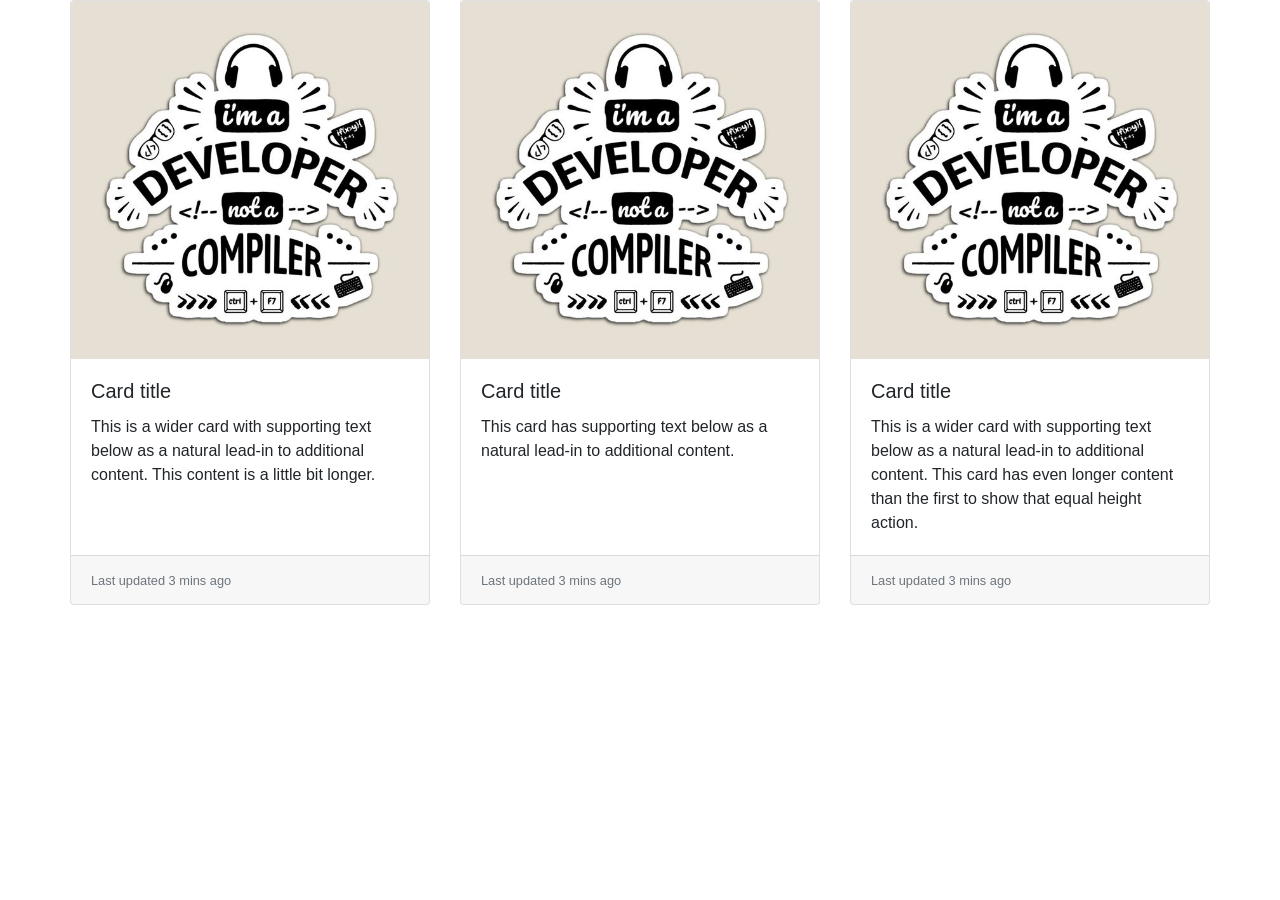
<file: Exemple1 - Code Source/index.html>
<!doctype html>
<html lang="en">
  <head>
    <title>Exemple 1</title>
    <!-- Required meta tags -->
    <meta charset="utf-8">
    <meta name="viewport" content="width=device-width, initial-scale=1, shrink-to-fit=no">

    <!-- Bootstrap CSS -->
    <link rel="stylesheet" href="https://stackpath.bootstrapcdn.com/bootstrap/4.3.1/css/bootstrap.min.css" integrity="sha384-ggOyR0iXCbMQv3Xipma34MD+dH/1fQ784/j6cY/iJTQUOhcWr7x9JvoRxT2MZw1T" crossorigin="anonymous">
  </head>
  <body>
      <div class="container">
          <div class="row">
            <div class="card-deck">
              <div class="card">
                <img class="card-img-top" src="img/Logo1.jpg" alt="Card image cap">
                <div class="card-body">
                  <h5 class="card-title">Card title</h5>
                  <p class="card-text">This is a wider card with supporting text below as a natural lead-in to additional content. This content is a little bit longer.</p>
                </div>
                <div class="card-footer">
                  <small class="text-muted">Last updated 3 mins ago</small>
                </div>
              </div>
              <div class="card">
                <img class="card-img-top" src="img/Logo1.jpg" alt="Card image cap">
                <div class="card-body">
                  <h5 class="card-title">Card title</h5>
                  <p class="card-text">This card has supporting text below as a natural lead-in to additional content.</p>
                </div>
                <div class="card-footer">
                  <small class="text-muted">Last updated 3 mins ago</small>
                </div>
              </div>
              <div class="card">
                <img class="card-img-top" src="img/Logo1.jpg" alt="Card image cap">
                <div class="card-body">
                  <h5 class="card-title">Card title</h5>
                  <p class="card-text">This is a wider card with supporting text below as a natural lead-in to additional content. This card has even longer content than the first to show that equal height action.</p>
                </div>
                <div class="card-footer">
                  <small class="text-muted">Last updated 3 mins ago</small>
                </div>
              </div>
            </div>


          </div>
      </div>
      





    <!-- Optional JavaScript -->
    <!-- jQuery first, then Popper.js, then Bootstrap JS -->
    <script src="https://code.jquery.com/jquery-3.3.1.slim.min.js" integrity="sha384-q8i/X+965DzO0rT7abK41JStQIAqVgRVzpbzo5smXKp4YfRvH+8abtTE1Pi6jizo" crossorigin="anonymous"></script>
    <script src="https://cdnjs.cloudflare.com/ajax/libs/popper.js/1.14.7/umd/popper.min.js" integrity="sha384-UO2eT0CpHqdSJQ6hJty5KVphtPhzWj9WO1clHTMGa3JDZwrnQq4sF86dIHNDz0W1" crossorigin="anonymous"></script>
    <script src="https://stackpath.bootstrapcdn.com/bootstrap/4.3.1/js/bootstrap.min.js" integrity="sha384-JjSmVgyd0p3pXB1rRibZUAYoIIy6OrQ6VrjIEaFf/nJGzIxFDsf4x0xIM+B07jRM" crossorigin="anonymous"></script>
  </body>
</html>
</file>
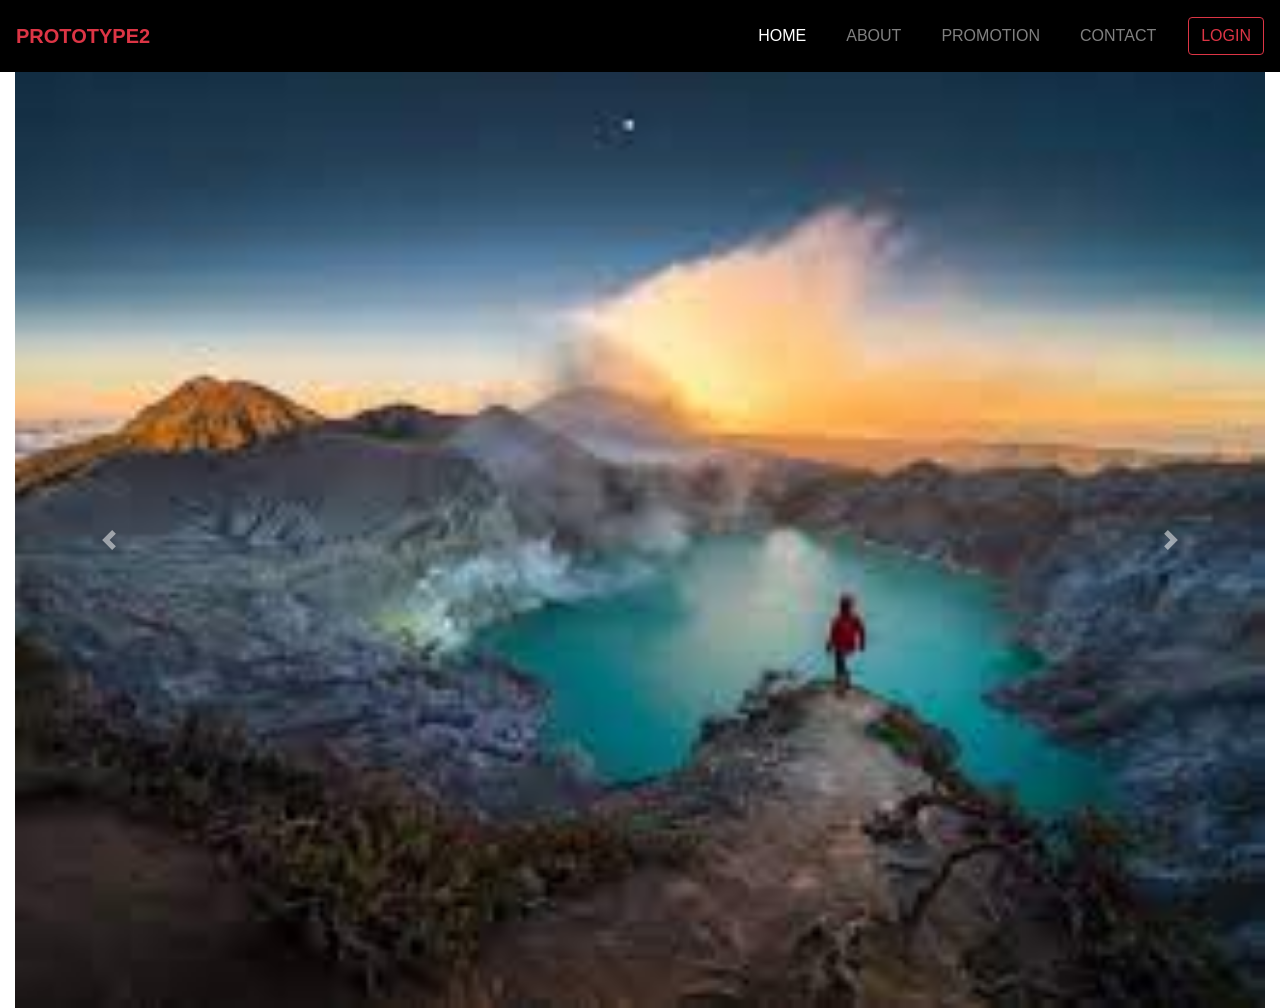
<file: Exemple2 - Code Source/index.html>
<!doctype html>
<html lang="en">

<head>
  <title>Prototype 2</title>
  <!-- Required meta tags -->
  <meta charset="utf-8">
  <meta name="viewport" content="width=device-width, initial-scale=1, shrink-to-fit=no">

  <!-- Bootstrap CSS -->
  <link rel="stylesheet" href="https://stackpath.bootstrapcdn.com/bootstrap/4.3.1/css/bootstrap.min.css"
    integrity="sha384-ggOyR0iXCbMQv3Xipma34MD+dH/1fQ784/j6cY/iJTQUOhcWr7x9JvoRxT2MZw1T" crossorigin="anonymous">
  <link rel="stylesheet" href="css/style.css">
</head>

<body>
  <nav class="navbar navbar-expand-lg navbar-dark bg-dark p-3">
    <a class="navbar-brand font-weight-bold text-danger" href="#">PROTOTYPE2</a>
    <button class="navbar-toggler" type="button" data-toggle="collapse" data-target="#navbarSupportedContent"
      aria-controls="navbarSupportedContent" aria-expanded="false" aria-label="Toggle navigation">
      <span class="navbar-toggler-icon"></span>
    </button>

    <div class="collapse navbar-collapse" id="navbarSupportedContent">
      <ul class="navbar-nav ml-auto">
        <li class="nav-item active">
          <a class="nav-link mr-4" href="index.html">HOME <span class="sr-only">(current)</span></a>
        </li>
        <li class="nav-item">
          <a class="nav-link mr-4" href="about.html">ABOUT</a>
        </li>
        <li class="nav-item">
          <a class="nav-link mr-4" href="promotion.html">PROMOTION</a>
        </li>
        <li class="nav-item">
          <a class="nav-link mr-4" href="contact.html">CONTACT</a>
        </li>
      </ul>
      <button class="btn btn-outline-danger my-2 my-sm-0" type="submit">LOGIN</button>
    </div>
  </nav>
  <div class="container-fluid">
      <div id="carouselExampleControls" class="carousel slide" data-ride="carousel">
        <div class="carousel-inner">
          <div class="carousel-item active">
            <img class="d-block w-100" src="img/slides1.jpg" alt="First slide">
          </div>
          <div class="carousel-item">
            <img class="d-block w-100" src="img/slides1.jpg" alt="Second slide">
          </div>
          <div class="carousel-item">
            <img class="d-block w-100" src="img/slides1.jpg" alt="Third slide">
          </div>
        </div>
        <a class="carousel-control-prev" href="#carouselExampleControls" role="button" data-slide="prev">
          <span class="carousel-control-prev-icon" aria-hidden="true"></span>
          <span class="sr-only">Previous</span>
        </a>
        <a class="carousel-control-next" href="#carouselExampleControls" role="button" data-slide="next">
          <span class="carousel-control-next-icon" aria-hidden="true"></span>
          <span class="sr-only">Next</span>
        </a>
      </div>
  </div>

  <!-- Optional JavaScript -->
  <!-- jQuery first, then Popper.js, then Bootstrap JS -->
  <script src="https://code.jquery.com/jquery-3.3.1.slim.min.js"
    integrity="sha384-q8i/X+965DzO0rT7abK41JStQIAqVgRVzpbzo5smXKp4YfRvH+8abtTE1Pi6jizo"
    crossorigin="anonymous"></script>
  <script src="https://cdnjs.cloudflare.com/ajax/libs/popper.js/1.14.7/umd/popper.min.js"
    integrity="sha384-UO2eT0CpHqdSJQ6hJty5KVphtPhzWj9WO1clHTMGa3JDZwrnQq4sF86dIHNDz0W1"
    crossorigin="anonymous"></script>
  <script src="https://stackpath.bootstrapcdn.com/bootstrap/4.3.1/js/bootstrap.min.js"
    integrity="sha384-JjSmVgyd0p3pXB1rRibZUAYoIIy6OrQ6VrjIEaFf/nJGzIxFDsf4x0xIM+B07jRM"
    crossorigin="anonymous"></script>
</body>

</html>
</file>
<file: Exemple2 - Code Source/css/style.css>
.bg-dark{
    background-color: black !important;
}
</file>
